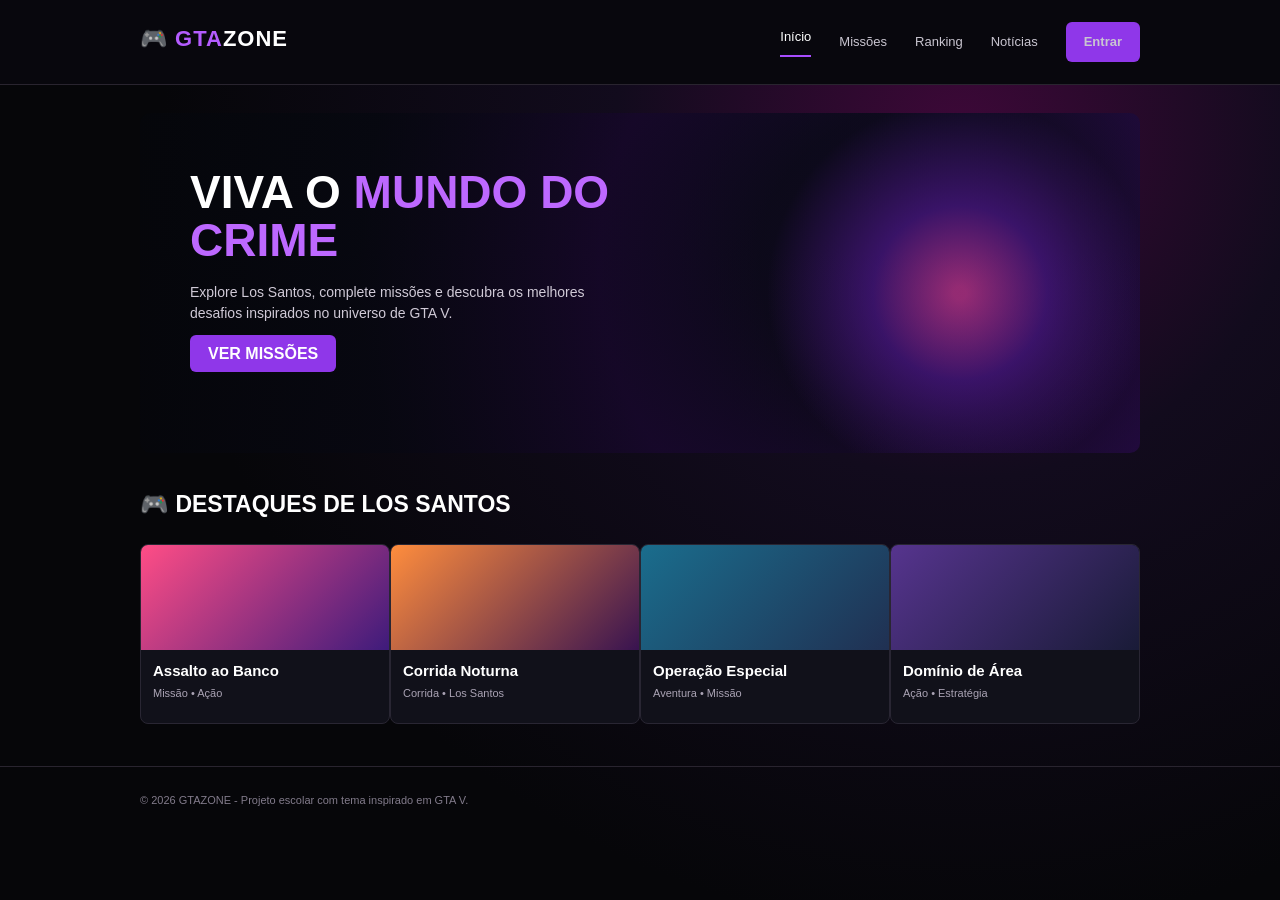
<file: gta-v-grid/gta-v-grid/index.html>
<!DOCTYPE html><html lang="pt-BR"><head><meta charset="UTF-8"><meta name="viewport" content="width=device-width, initial-scale=1.0"><title>Início - GTAZONE</title><link rel="stylesheet" href="grid.css"><link rel="stylesheet" href="style.css"></head><body>
<header class="header"><div class="container"><div class="row">
<div class="col-5"><a class="logo" href="index.html">🎮 GTA<span>ZONE</span></a></div>
<div class="col-7"><nav class="nav">
<a class="active" href="index.html">Início</a>
<a class="" href="jogos.html">Missões</a>
<a class="" href="ranking.html">Ranking</a>
<a class="" href="noticias.html">Notícias</a>
<a class="btn" href="#">Entrar</a>
</nav></div></div></div></header><main class="container">
<section class="hero"><div class="hero-content"><h1>VIVA O <span class="purple">MUNDO DO CRIME</span></h1><p>Explore Los Santos, complete missões e descubra os melhores desafios inspirados no universo de GTA V.</p><a class="btn" href="jogos.html">VER MISSÕES</a></div></section>
<h2 class="section-title">🎮 DESTAQUES DE LOS SANTOS</h2>
<div class="row">
<div class="col-3"><div class="card"><div class="thumb"></div><h3>Assalto ao Banco</h3><p>Missão • Ação</p></div></div>
<div class="col-3"><div class="card"><div class="thumb two"></div><h3>Corrida Noturna</h3><p>Corrida • Los Santos</p></div></div>
<div class="col-3"><div class="card"><div class="thumb three"></div><h3>Operação Especial</h3><p>Aventura • Missão</p></div></div>
<div class="col-3"><div class="card"><div class="thumb four"></div><h3>Domínio de Área</h3><p>Ação • Estratégia</p></div></div>
</div></main><footer class="footer"><div class="container">© 2026 GTAZONE - Projeto escolar com tema inspirado em GTA V.</div></footer></body></html>
</file>
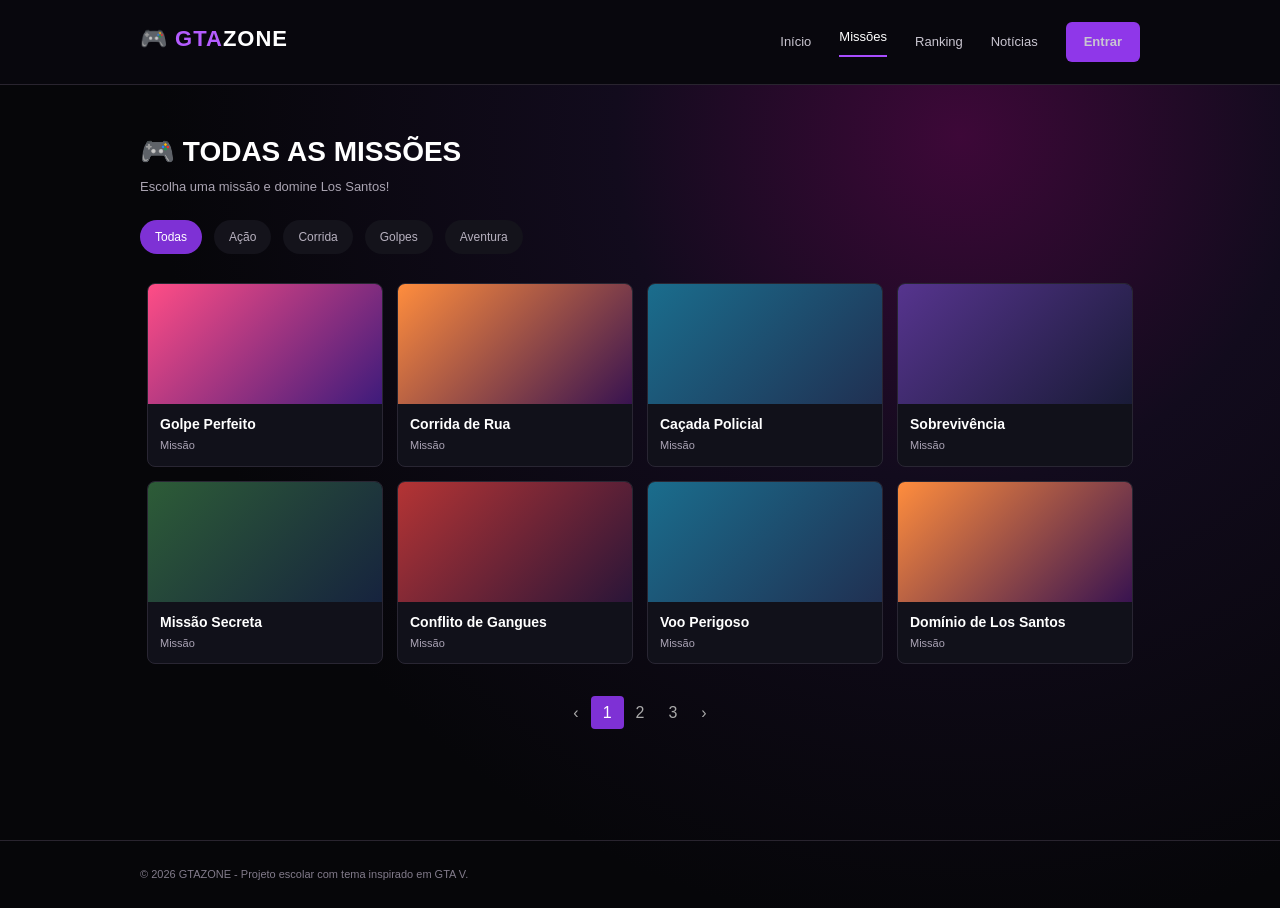
<file: gta-v-grid/gta-v-grid/jogos.html>
<!DOCTYPE html><html lang="pt-BR"><head><meta charset="UTF-8"><meta name="viewport" content="width=device-width, initial-scale=1.0"><title>Missões - GTAZONE</title><link rel="stylesheet" href="grid.css"><link rel="stylesheet" href="style.css"></head><body>
<header class="header"><div class="container"><div class="row">
<div class="col-5"><a class="logo" href="index.html">🎮 GTA<span>ZONE</span></a></div>
<div class="col-7"><nav class="nav">
<a class="" href="index.html">Início</a>
<a class="active" href="jogos.html">Missões</a>
<a class="" href="ranking.html">Ranking</a>
<a class="" href="noticias.html">Notícias</a>
<a class="btn" href="#">Entrar</a>
</nav></div></div></div></header><main class="container"><section class="page"><h1 class="page-title">🎮 TODAS AS MISSÕES</h1><p class="subtitle">Escolha uma missão e domine Los Santos!</p><div class="tabs"><span class="tab active">Todas</span><span class="tab">Ação</span><span class="tab">Corrida</span><span class="tab">Golpes</span><span class="tab">Aventura</span></div><div class="row"><div class="col-3"><div class="game-card"><div class="thumb "></div><h3>Golpe Perfeito</h3><p>Missão</p></div></div><div class="col-3"><div class="game-card"><div class="thumb two"></div><h3>Corrida de Rua</h3><p>Missão</p></div></div><div class="col-3"><div class="game-card"><div class="thumb three"></div><h3>Caçada Policial</h3><p>Missão</p></div></div><div class="col-3"><div class="game-card"><div class="thumb four"></div><h3>Sobrevivência</h3><p>Missão</p></div></div><div class="col-3"><div class="game-card"><div class="thumb five"></div><h3>Missão Secreta</h3><p>Missão</p></div></div><div class="col-3"><div class="game-card"><div class="thumb six"></div><h3>Conflito de Gangues</h3><p>Missão</p></div></div><div class="col-3"><div class="game-card"><div class="thumb three"></div><h3>Voo Perigoso</h3><p>Missão</p></div></div><div class="col-3"><div class="game-card"><div class="thumb two"></div><h3>Domínio de Los Santos</h3><p>Missão</p></div></div></div><div class="pagination"><span>‹</span><span class="current">1</span><span>2</span><span>3</span><span>›</span></div></section></main><footer class="footer"><div class="container">© 2026 GTAZONE - Projeto escolar com tema inspirado em GTA V.</div></footer></body></html>
</file>
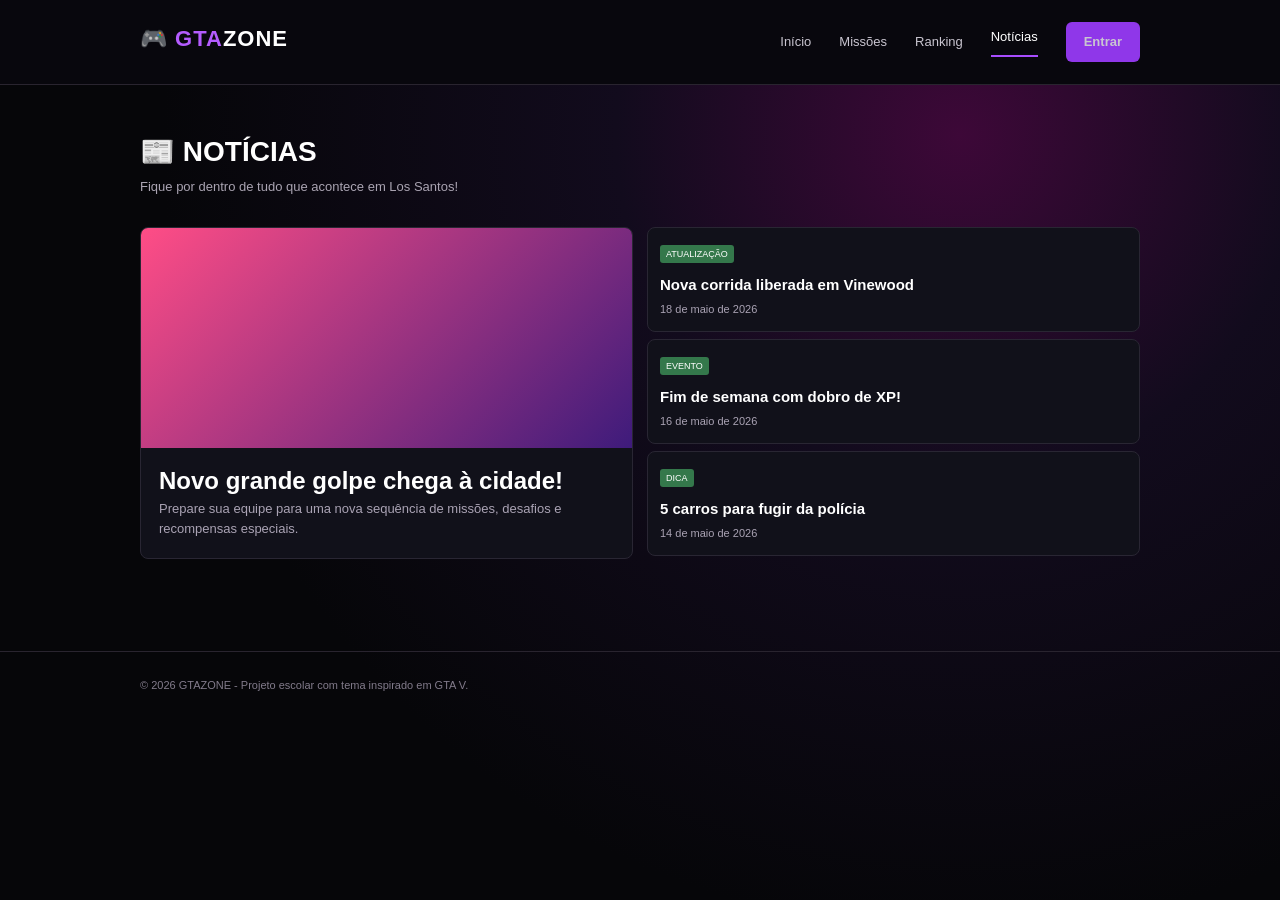
<file: gta-v-grid/gta-v-grid/noticias.html>
<!DOCTYPE html><html lang="pt-BR"><head><meta charset="UTF-8"><meta name="viewport" content="width=device-width, initial-scale=1.0"><title>Notícias - GTAZONE</title><link rel="stylesheet" href="grid.css"><link rel="stylesheet" href="style.css"></head><body>
<header class="header"><div class="container"><div class="row">
<div class="col-5"><a class="logo" href="index.html">🎮 GTA<span>ZONE</span></a></div>
<div class="col-7"><nav class="nav">
<a class="" href="index.html">Início</a>
<a class="" href="jogos.html">Missões</a>
<a class="" href="ranking.html">Ranking</a>
<a class="active" href="noticias.html">Notícias</a>
<a class="btn" href="#">Entrar</a>
</nav></div></div></div></header><main class="container"><section class="page"><h1 class="page-title">📰 NOTÍCIAS</h1><p class="subtitle">Fique por dentro de tudo que acontece em Los Santos!</p><div class="row">
<div class="col-6"><article class="news-main"><div class="thumb"></div><h2>Novo grande golpe chega à cidade!</h2><p>Prepare sua equipe para uma nova sequência de missões, desafios e recompensas especiais.</p></article></div>
<div class="col-6">
<article class="news-item"><span class="tag">ATUALIZAÇÃO</span><h3>Nova corrida liberada em Vinewood</h3><p>18 de maio de 2026</p></article>
<article class="news-item"><span class="tag">EVENTO</span><h3>Fim de semana com dobro de XP!</h3><p>16 de maio de 2026</p></article>
<article class="news-item"><span class="tag">DICA</span><h3>5 carros para fugir da polícia</h3><p>14 de maio de 2026</p></article>
</div></div></section></main><footer class="footer"><div class="container">© 2026 GTAZONE - Projeto escolar com tema inspirado em GTA V.</div></footer></body></html>
</file>
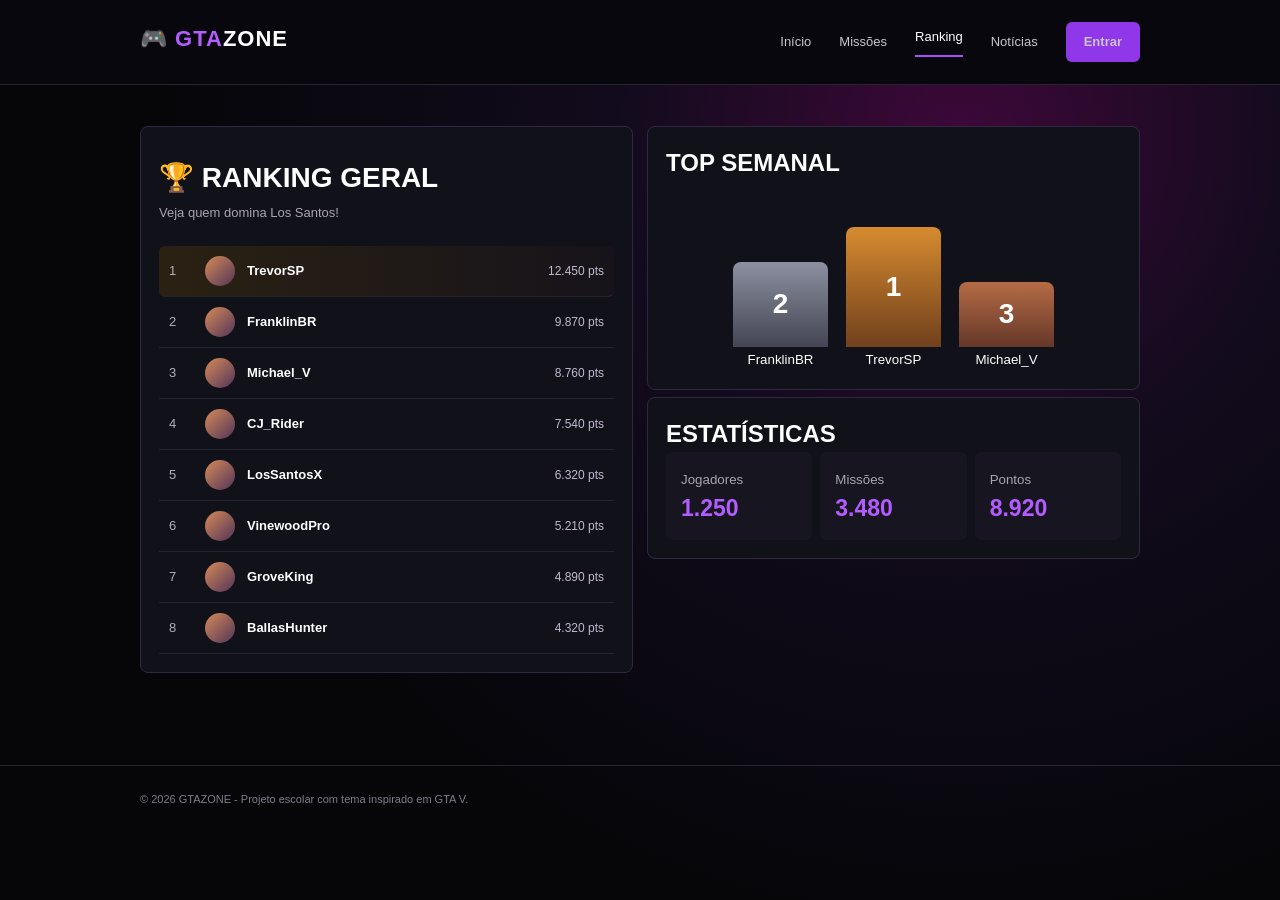
<file: gta-v-grid/gta-v-grid/ranking.html>
<!DOCTYPE html><html lang="pt-BR"><head><meta charset="UTF-8"><meta name="viewport" content="width=device-width, initial-scale=1.0"><title>Ranking - GTAZONE</title><link rel="stylesheet" href="grid.css"><link rel="stylesheet" href="style.css"></head><body>
<header class="header"><div class="container"><div class="row">
<div class="col-5"><a class="logo" href="index.html">🎮 GTA<span>ZONE</span></a></div>
<div class="col-7"><nav class="nav">
<a class="" href="index.html">Início</a>
<a class="" href="jogos.html">Missões</a>
<a class="active" href="ranking.html">Ranking</a>
<a class="" href="noticias.html">Notícias</a>
<a class="btn" href="#">Entrar</a>
</nav></div></div></div></header><main class="container"><section class="page"><div class="row">
<div class="col-6"><div class="rank-box"><h1 class="page-title">🏆 RANKING GERAL</h1><p class="subtitle">Veja quem domina Los Santos!</p>
<div class="rank-row"><span class="rank-number">1</span><span class="avatar"></span><b>TrevorSP</b><span class="points">12.450 pts</span></div><div class="rank-row"><span class="rank-number">2</span><span class="avatar"></span><b>FranklinBR</b><span class="points">9.870 pts</span></div><div class="rank-row"><span class="rank-number">3</span><span class="avatar"></span><b>Michael_V</b><span class="points">8.760 pts</span></div><div class="rank-row"><span class="rank-number">4</span><span class="avatar"></span><b>CJ_Rider</b><span class="points">7.540 pts</span></div><div class="rank-row"><span class="rank-number">5</span><span class="avatar"></span><b>LosSantosX</b><span class="points">6.320 pts</span></div><div class="rank-row"><span class="rank-number">6</span><span class="avatar"></span><b>VinewoodPro</b><span class="points">5.210 pts</span></div><div class="rank-row"><span class="rank-number">7</span><span class="avatar"></span><b>GroveKing</b><span class="points">4.890 pts</span></div><div class="rank-row"><span class="rank-number">8</span><span class="avatar"></span><b>BallasHunter</b><span class="points">4.320 pts</span></div></div></div>
<div class="col-6"><div class="panel"><h2>TOP SEMANAL</h2><div class="podium"><div class="place second"><div class="bar">2</div><small>FranklinBR</small></div><div class="place first"><div class="bar">1</div><small>TrevorSP</small></div><div class="place third"><div class="bar">3</div><small>Michael_V</small></div></div></div>
<div class="panel"><h2>ESTATÍSTICAS</h2><div class="stats"><div class="stat"><small>Jogadores</small><b>1.250</b></div><div class="stat"><small>Missões</small><b>3.480</b></div><div class="stat"><small>Pontos</small><b>8.920</b></div></div></div></div></div></section></main><footer class="footer"><div class="container">© 2026 GTAZONE - Projeto escolar com tema inspirado em GTA V.</div></footer></body></html>
</file>
<file: gta-v-grid/gta-v-grid/grid.css>
*{margin:0;padding:0;box-sizing:border-box}
body{background:#050507;color:#fff;font-family:Arial,Helvetica,sans-serif}
.container{width:1000px;max-width:95%;margin:0 auto}
.row{display:grid;grid-template-columns:repeat(12,1fr)}
.col-1{grid-column-end:span 1}.col-2{grid-column-end:span 2}.col-3{grid-column-end:span 3}.col-4{grid-column-end:span 4}.col-5{grid-column-end:span 5}.col-6{grid-column-end:span 6}.col-7{grid-column-end:span 7}.col-8{grid-column-end:span 8}.col-9{grid-column-end:span 9}.col-10{grid-column-end:span 10}.col-11{grid-column-end:span 11}.col-12{grid-column-end:span 12}
.offset-1{grid-column-start:2}.offset-2{grid-column-start:3}.offset-3{grid-column-start:4}.offset-4{grid-column-start:5}.offset-5{grid-column-start:6}.offset-6{grid-column-start:7}.offset-7{grid-column-start:8}.offset-8{grid-column-start:9}.offset-9{grid-column-start:10}.offset-10{grid-column-start:11}.offset-11{grid-column-start:12}.offset-12{grid-column-start:13}
</file>
<file: gta-v-grid/gta-v-grid/style.css>
body{min-height:100vh;background:radial-gradient(circle at 75% 15%,#3d0838 0,#120b1d 28%,#060609 65%);line-height:1.5}
a{text-decoration:none;color:#fff}
.header{border-bottom:1px solid #29242f;padding:22px 0;background:#08070d}
.logo{font-size:22px;font-weight:800;letter-spacing:1px;color:#b45cff}.logo span{color:#fff}
.nav{display:flex;justify-content:flex-end;align-items:center;gap:28px;height:100%}.nav a{font-size:13px;color:#c9c5d0}.nav a:hover,.nav .active{color:#fff;border-bottom:2px solid #a84dff;padding-bottom:8px}
.btn{background:#8f37e9;padding:10px 18px;border-radius:6px;font-weight:bold}
.hero{margin-top:28px;min-height:340px;border-radius:10px;padding:55px 50px;overflow:hidden;position:relative;background:linear-gradient(90deg,rgba(5,5,9,.95),rgba(10,6,24,.55)),radial-gradient(circle at 78% 45%,#ff3a9a00 0 20%,#431076 40%,transparent 70%),linear-gradient(130deg,#071a28,#250d37)}
.hero:after{content:"";position:absolute;right:-40px;bottom:-60px;width:440px;height:440px;background:radial-gradient(circle,#ff46b7 0 2%,#5b1ba3 28%,transparent 62%);opacity:.55}
.hero-content{position:relative;z-index:1}.hero h1{font-size:46px;line-height:1.05;max-width:440px}.purple{color:#bd68ff}.hero p{margin:18px 0;color:#d0cad7;max-width:400px;font-size:14px}
.section-title{margin:34px 0 16px;font-size:23px}.section-title small{font-size:12px;color:#a8a2b2;font-weight:normal;display:block;margin-top:4px}
.card{margin:7px;padding:0;background:#11111a;border:1px solid #292633;border-radius:8px;overflow:hidden;min-height:180px}.card:first-child{margin-left:0}.card:last-child{margin-right:0}
.thumb{height:105px;background:linear-gradient(135deg,#ff4d86,#3e1b7b)}.thumb.two{background:linear-gradient(135deg,#ff8d3d,#381350)}.thumb.three{background:linear-gradient(135deg,#1a6d8d,#203052)}.thumb.four{background:linear-gradient(135deg,#56348e,#191b37)}.thumb.five{background:linear-gradient(135deg,#2d5c37,#16233e)}.thumb.six{background:linear-gradient(135deg,#b43434,#2a1538)}
.card h3{padding:10px 12px 2px;font-size:15px}.card p{padding:0 12px 12px;font-size:11px;color:#aaa3b4}
.page{padding:34px 0 50px}.page-title{font-size:28px;margin:12px 0 4px}.subtitle{color:#aaa4b2;font-size:13px;margin-bottom:24px}
.tabs{display:flex;gap:12px;margin:15px 0 22px}.tab{padding:8px 15px;border-radius:18px;background:#14131b;color:#b7b1bf;font-size:12px}.tab.active{background:#7e31d5;color:#fff}
.game-card{margin:7px;background:#11111a;border-radius:8px;border:1px solid #292633;overflow:hidden}.game-card .thumb{height:120px}.game-card h3{font-size:14px;padding:10px 12px 0}.game-card p{font-size:11px;padding:2px 12px 12px;color:#aaa3b4}
.pagination{text-align:center;margin:30px}.pagination span{padding:8px 12px;color:#aaa}.pagination .current{background:#7e31d5;color:#fff;border-radius:4px}
.rank-box,.panel{background:#11111a;border:1px solid #302843;border-radius:8px;padding:18px;margin:7px}.rank-box{margin-left:0}.panel{margin-right:0}.rank-row{display:flex;align-items:center;gap:12px;padding:10px;border-bottom:1px solid #25232c;font-size:13px}.rank-row:first-of-type{background:linear-gradient(90deg,#2b2113,#16131a);border-radius:6px}.rank-number{width:24px;color:#b4aebd}.avatar{width:30px;height:30px;border-radius:50%;background:linear-gradient(135deg,#d68a58,#523457)}.points{margin-left:auto;color:#c2b9ce;font-size:12px}
.podium{display:flex;align-items:end;justify-content:center;gap:18px;height:190px;padding-top:25px}.place{text-align:center}.bar{width:95px;border-radius:8px 8px 0 0;display:flex;align-items:center;justify-content:center;font-size:28px;font-weight:bold}.first .bar{height:120px;background:linear-gradient(#d68b2f,#71401d)}.second .bar{height:85px;background:linear-gradient(#8c90a0,#444553)}.third .bar{height:65px;background:linear-gradient(#b56c45,#653729)}
.stats{display:flex;gap:8px}.stat{flex:1;background:#17151f;padding:15px;border-radius:6px}.stat b{display:block;font-size:23px;color:#b35cff}.stat small{color:#aaa3b2}
.news-main{margin:7px 7px 7px 0;background:#11111a;border:1px solid #292633;border-radius:8px;overflow:hidden}.news-main .thumb{height:220px}.news-main h2,.news-main p{padding:0 18px}.news-main h2{padding-top:15px}.news-main p{padding-bottom:20px;color:#aaa3b4;font-size:13px}.news-item{margin:7px 0 7px 7px;background:#11111a;border:1px solid #292633;border-radius:8px;padding:12px;min-height:105px}.tag{font-size:9px;background:#34784b;color:#fff;padding:4px 6px;border-radius:3px}.news-item h3{font-size:15px;margin:10px 0 4px}.news-item p{font-size:11px;color:#aaa3b4}
.footer{border-top:1px solid #29242f;padding:25px 0;color:#827b8b;font-size:11px;margin-top:35px}
@media(max-width:700px){.container{max-width:92%}.hero h1{font-size:35px}.col-3,.col-4,.col-8,.col-6{grid-column-end:span 12}.nav{gap:12px;justify-content:flex-start;flex-wrap:wrap;padding-top:12px}.header .col-5,.header .col-7{grid-column-end:span 12}.card,.game-card,.rank-box,.panel,.news-main,.news-item{margin:7px 0}.hero{padding:40px 25px}.stats{flex-direction:column}}
</file>
